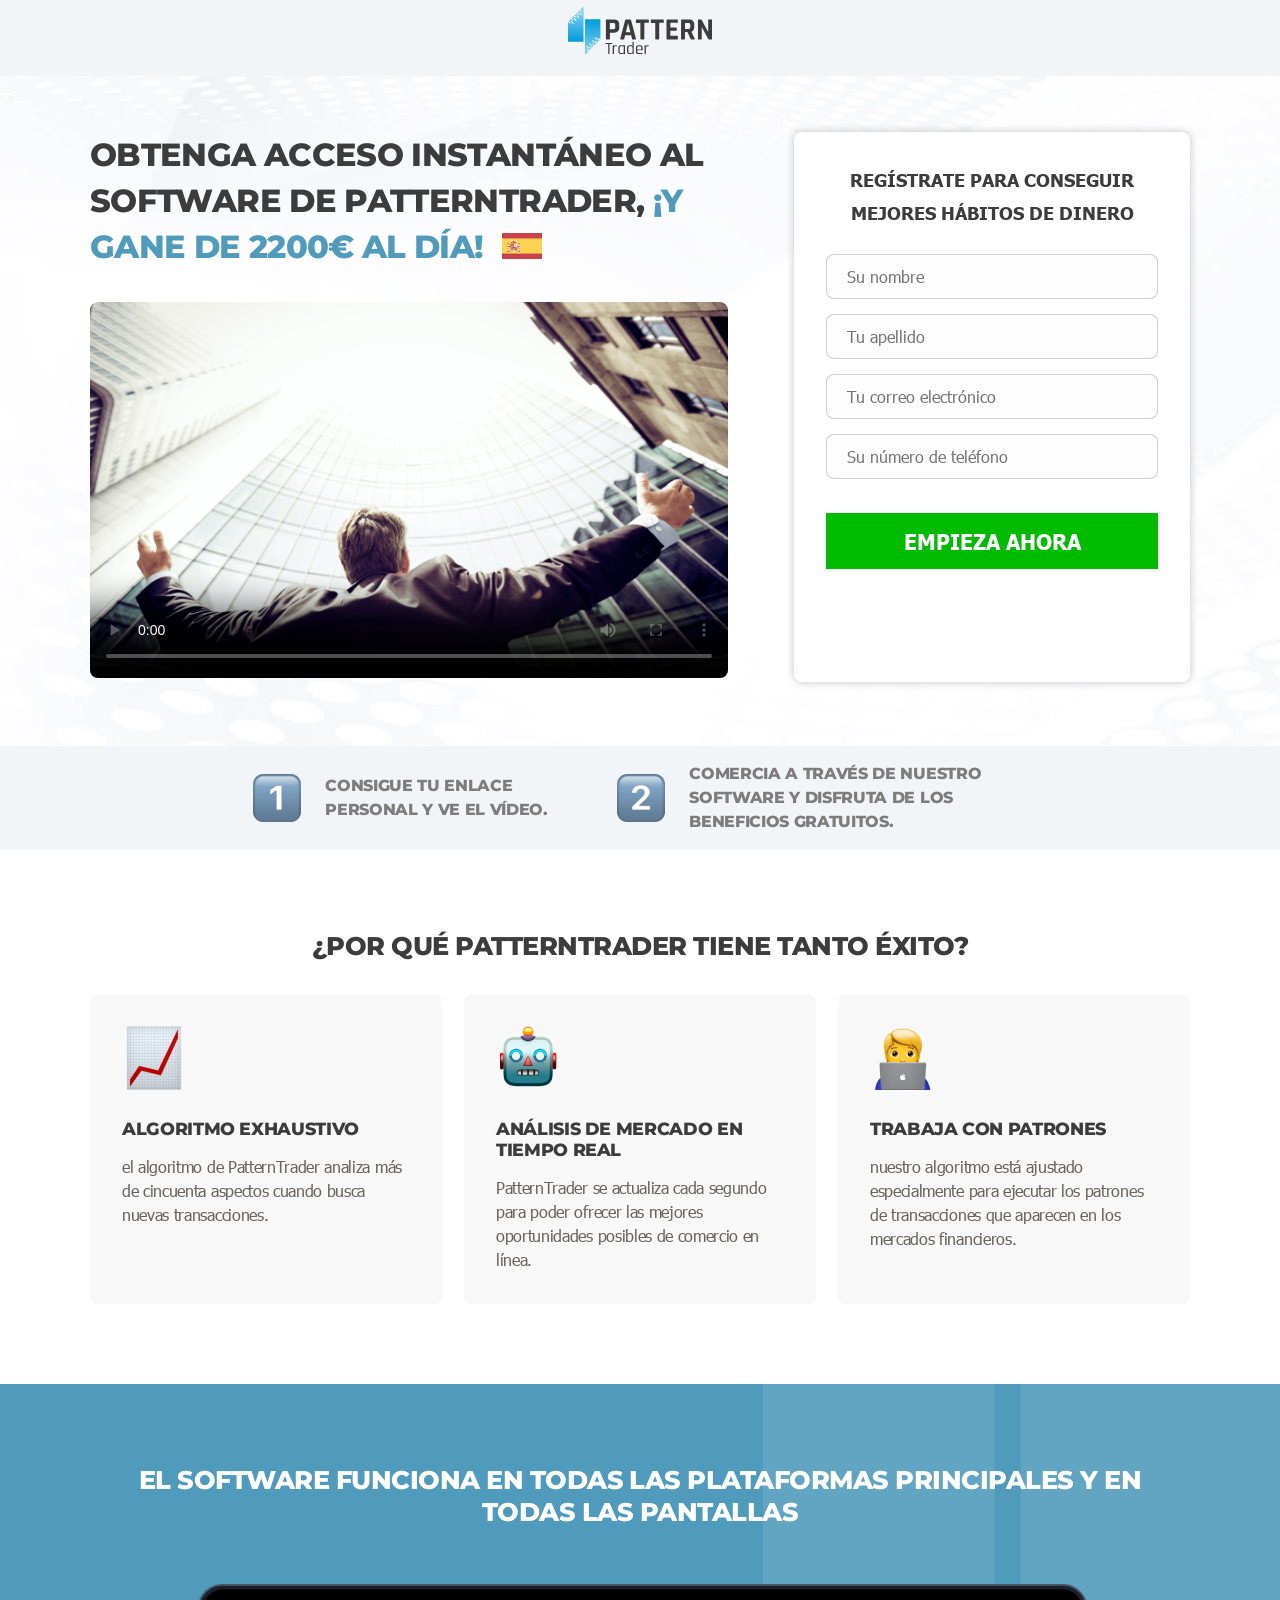
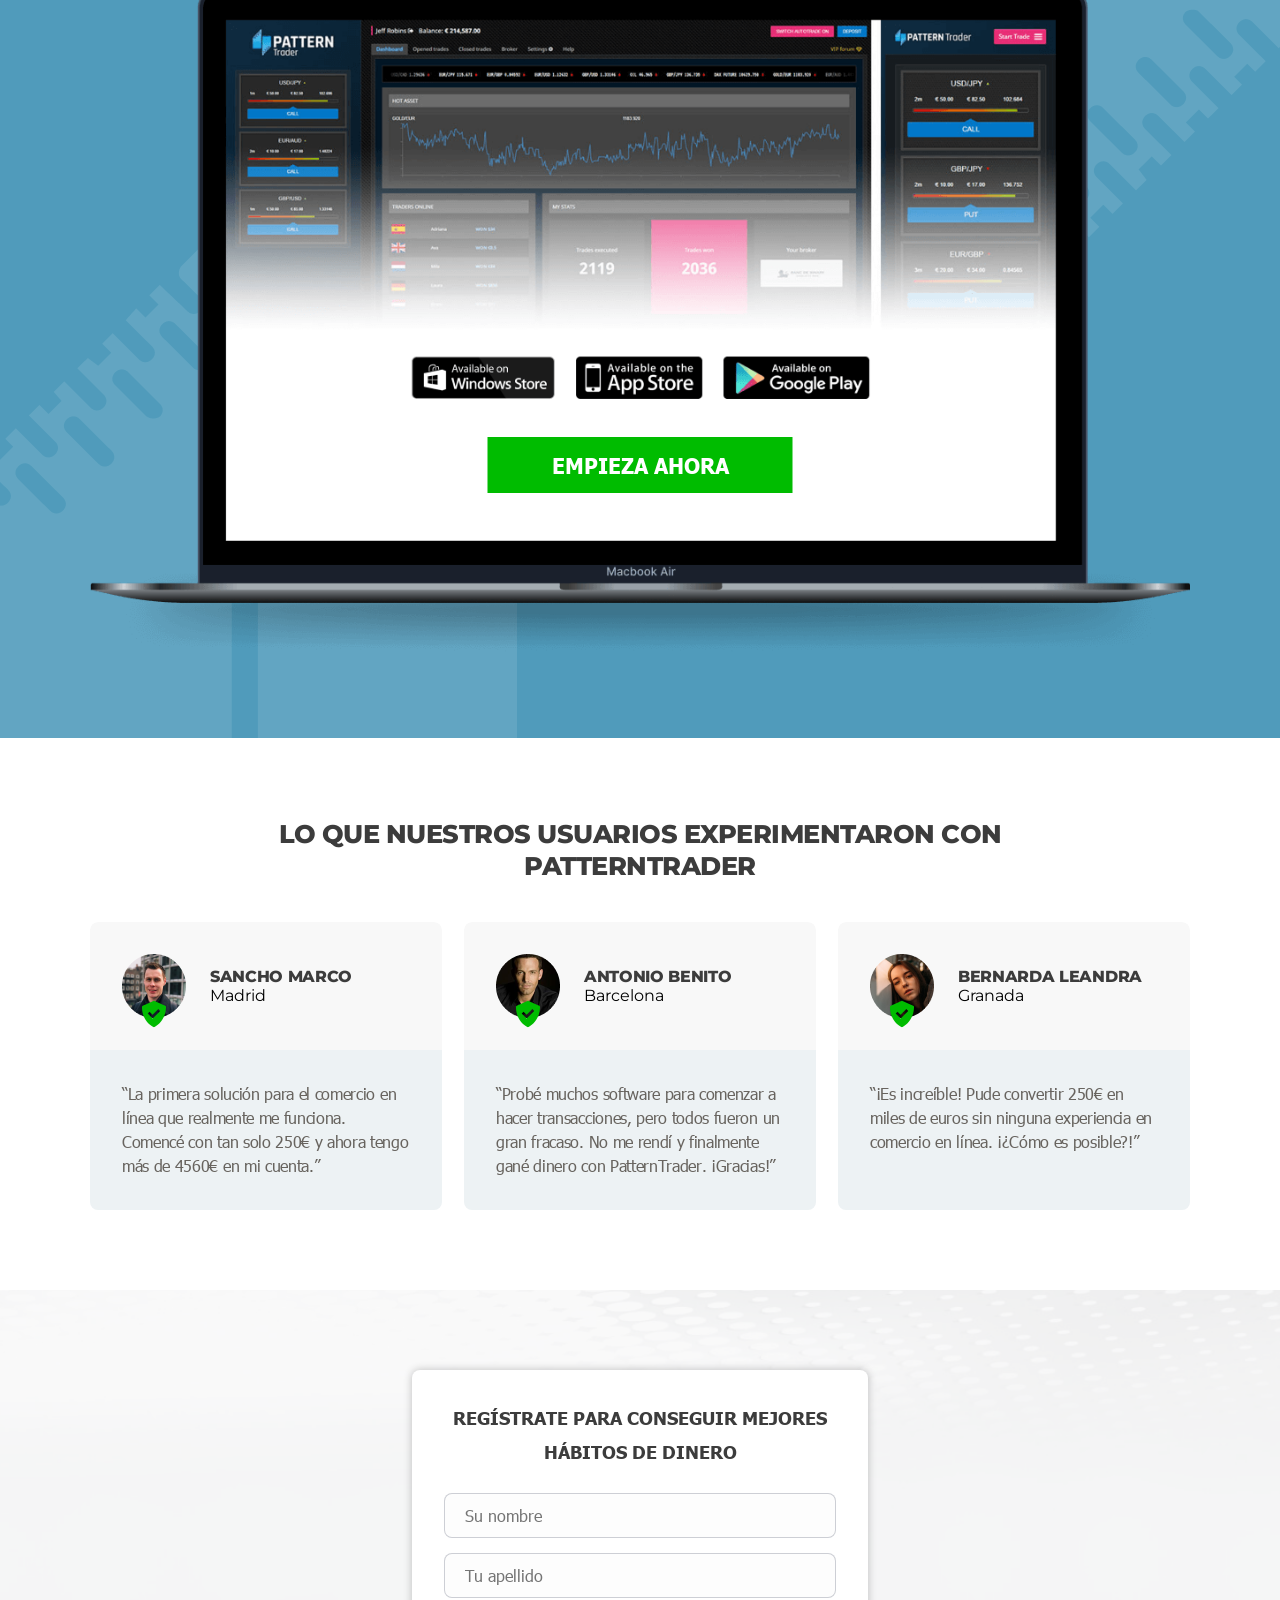
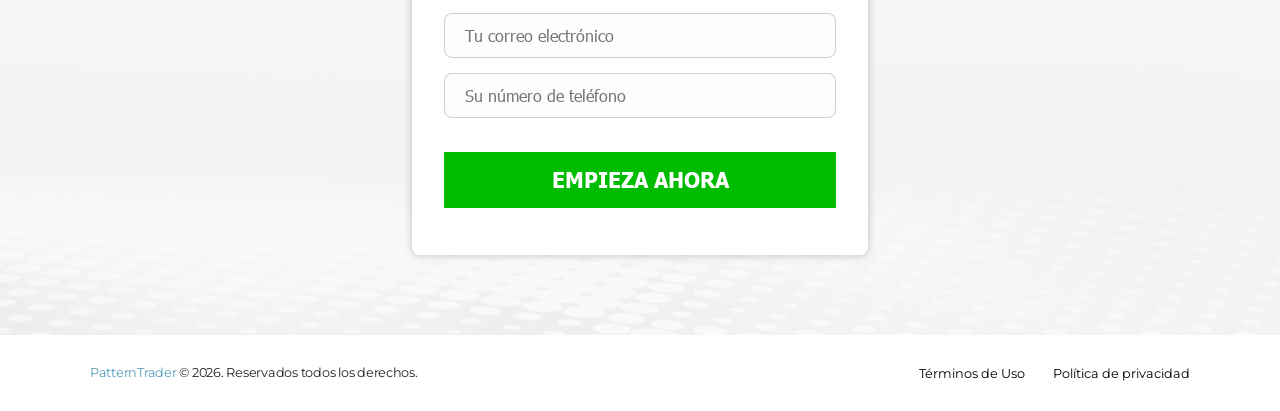
<file: index.html>
<!DOCTYPE html>
<html lang="es">
<head>
    <meta charset="UTF-8">
    <meta http-equiv="X-UA-Compatible" content="IE=edge">
    <meta name="viewport" content="width=device-width, initial-scale=1.0">
    <title>Pattern 2022</title>
    <link rel="shortcut icon" type="image/png" href="assets/img/favicon.png">
    <link rel="stylesheet" href="assets/css/main.css">
    <link rel="stylesheet" href="assets/css/fonts.css">
    <link rel="stylesheet" href="assets/fonts/tahoma/stylesheet.css">
<body>
    <div class="main-wrapper">
        <header class="header">
            <img src="assets/img/svg/logo.svg" onclick="scrollToElem('.main')" alt="logo" class="logo" loading="lazy">
        </header>
        <main class="main">
            <section class="hero-section">
                <div class="container flex justify-between">
                    <div class="video-wrapper">
                        <h1 class="main-heading">
                            Obtenga acceso instantáneo al software de PatternTrader, 
                            <span class="text-colored">¡y gane de 2200€ al día!</span>
                            <img src="assets/img/spain.png" alt="spain" width="40" height="40" class="flag" loading="lazy">
                        </h1>
                        <div class="video">
                            <video width="100%" controls controlsList="nodownload" playsinline loop poster="assets/video/poster.png"></video>
                            <div class="play-btn"></div>
                        </div>
                    </div>
                    <div class="form-wrapper">
                        <h3 class="form-heading">
                            Regístrate para conseguir mejores hábitos de dinero
                        </h3>
                        <form action="thankyou.html" class="form" onsubmit="event.preventDefault(); formSubmission()">
                            <div class="input-wrap">
                                <input type="text" class="form-input name" placeholder="Su nombre">
                            </div>
                            <div class="input-wrap">
                                <input type="text" class="form-input lastname" placeholder="Tu apellido">
                            </div>
                            <div class="input-wrap">
                                <input type="text" class="form-input email" placeholder="Tu correo electrónico">
                            </div>
                            <div class="input-wrap">
                                <input type="text" class="form-input phone" placeholder="Su número de teléfono">
                            </div>
                            <div class="required-fields">
                                Porfavor llene todos los campos
                            </div>
                            <div class="input-wrap">
                                <button class="btn alert-btn">Empieza ahora</button>
                            </div>
                        </form>
                    </div>
                </div>
            </section>
            <section class="steps-section flex justify-center">
                <div class="steps-item first flex center" onclick="scrollToElem('.video')">
                    <img src="assets/img/keycap-1.png" alt="one" class="step-number-img" loading="lazy">
                    <p class="steps-item-text">
                        CONSIGUE tu enlace personal y ve el vídeo.
                    </p>
                </div>
                <div class="steps-item second flex center" onclick="scrollToElem('#form-wrapper')">
                    <img src="assets/img/keycap-2.png" alt="two" class="step-number-img" loading="lazy">
                    <p class="steps-item-text">
                        COMERCIA a través de nuestro software y disfruta de los beneficios gratuitos.
                    </p>
                </div>
            </section>
            <section class="benefits-section">
                <div class="container">
                    <h2 class="section-heading animated">
                        ¿Por qué PatternTrader tiene tanto éxito?
                    </h2>
                    <div class="cards-wrapper flex justify-between">
                        <div class="benefits-card animated">
                            <img src="assets/img/chart.png" alt="chart" class="benefits-card-img" loading="lazy">
                            <h3 class="card-heading">
                                Algoritmo exhaustivo
                            </h3>
                            <p class="card-text">
                                el algoritmo de PatternTrader analiza más de cincuenta aspectos cuando busca nuevas transacciones.
                            </p>
                        </div>
                        <div class="benefits-card animated">
                            <img src="assets/img/robot.png" alt="robot" class="benefits-card-img" loading="lazy">
                            <h3 class="card-heading">
                                Análisis de mercado en tiempo real
                            </h3>
                            <p class="card-text">
                                PatternTrader se actualiza cada segundo para poder ofrecer las mejores oportunidades posibles de comercio en línea.
                            </p>
                        </div>
                        <div class="benefits-card animated">
                            <img src="assets/img/user-with-laptop.png" alt="user-with-laptop" class="benefits-card-img" loading="lazy">
                            <h3 class="card-heading">
                                Trabaja con patrones
                            </h3>
                            <p class="card-text">
                                nuestro algoritmo está ajustado especialmente para ejecutar los patrones de transacciones que aparecen en los mercados financieros.
                            </p>
                        </div>
                    </div>
                </div>
            </section>
            <section class="action-section">
                <div class="container">
                    <h2 class="section-heading animated">
                        El software funciona en todas las plataformas principales y en todas las pantallas
                    </h2>
                    <div class="action-img-wrapper">
                        <img src="assets/img/Macbook.png" alt="device" class="device-img animated" loading="lazy">
                        <button class="btn animated" onclick="scrollToElem('#form-wrapper')">
                            <span>Empieza ahora</span>
                        </button>
                    </div>
                </div>
                <img src="assets/img/svg/decor.svg" alt="decor" class="action-decor left">
                <img src="assets/img/svg/decor.svg" alt="decor" class="action-decor right">
            </section>
            <section class="reviews-section">
                <div class="container">
                    <h2 class="section-heading animated">
                        Lo que nuestros usuarios experimentaron con PatternTrader
                    </h2>
                    <div class="cards-wrapper flex justify-between">
                        <div class="reviews-card animated">
                            <div class="card-header flex center">
                                <div class="reviewer-img-wrapper">
                                    <img src="assets/img/user-001.png" alt="user" class="reviewer-img" loading="lazy">
                                    <img src="assets/img/svg/shield.svg" alt="shield" class="shield-img" loading="lazy">
                                </div>
                                <div class="reviewer-info">
                                    <h3 class="card-heading">Sancho Marco</h3>
                                    <p class="reviewer-city">Madrid</p>
                                </div>
                            </div>
                            <div class="card-text">
                                “La primera solución para el comercio en línea que realmente me funciona. Comencé con tan solo 250€ y ahora tengo más de 4560€ en mi cuenta.”
                            </div>
                        </div>
                        <div class="reviews-card animated">
                            <div class="card-header flex center">
                                <div class="reviewer-img-wrapper">
                                    <img src="assets/img/user-002.png" alt="user" class="reviewer-img" loading="lazy">
                                    <img src="assets/img/svg/shield.svg" alt="shield" class="shield-img" loading="lazy">
                                </div>
                                <div class="reviewer-info">
                                    <h3 class="card-heading">Antonio Benito</h3>
                                    <p class="reviewer-city">Barcelona</p>
                                </div>
                            </div>
                            <div class="card-text">
                                “Probé muchos software para comenzar a hacer transacciones, pero todos fueron un gran fracaso. No me rendí y finalmente gané dinero con PatternTrader. ¡Gracias!”
                            </div>
                        </div>
                        <div class="reviews-card animated">
                            <div class="card-header flex center">
                                <div class="reviewer-img-wrapper">
                                    <img src="assets/img/user-003.png" alt="user" class="reviewer-img" loading="lazy">
                                    <img src="assets/img/svg/shield.svg" alt="shield" class="shield-img" loading="lazy">
                                </div>
                                <div class="reviewer-info">
                                    <h3 class="card-heading">Bernarda Leandra</h3>
                                    <p class="reviewer-city">Granada</p>
                                </div>
                            </div>
                            <div class="card-text">
                                “¡Es increíble! Pude convertir 250€ en miles de euros sin ninguna experiencia en comercio en línea. ¡¿Cómo es posible?!”
                            </div>
                        </div>
                    </div>
                </div>
            </section>
            <section class="form-section">
                <div class="form-wrapper animated" id="form-wrapper">
                    <h3 class="form-heading">
                        Regístrate para conseguir mejores hábitos de dinero
                    </h3>
                    <form action="thankyou.html" class="form" onsubmit="event.preventDefault(); formSubmission()">
                        <div class="input-wrap">
                            <input type="text" class="form-input name" placeholder="Su nombre">
                        </div>
                        <div class="input-wrap">
                            <input type="text" class="form-input lastname" placeholder="Tu apellido">
                        </div>
                        <div class="input-wrap">
                            <input type="text" class="form-input email" placeholder="Tu correo electrónico">
                        </div>
                        <div class="input-wrap">
                            <input type="text" class="form-input phone" placeholder="Su número de teléfono">
                        </div>
                        <div class="required-fields">
                            Porfavor llene todos los campos
                        </div>
                        <div class="input-wrap">
                            <button class="btn alert-btn">Empieza ahora</button>
                        </div>
                    </form>
                </div>
            </section>
        </main>
        <footer class="footer">
            <div class="container flex center justify-between">
                <p class="footer-copyright animated">
                    <span class="text-colored" onclick="scrollToElem('.main')">PatternTrader</span> © <span class="current-year">2022</span>. Reservados todos los derechos.
                </p>
                <div class="footer-policies animated">
                    <a href="javascript:void(0)" class="alterlink">Términos de Uso</a>
                    <a href="javascript:void(0)" class="alterlink">Política de privacidad</a>
                </div>
            </div>
        </footer>
    </div>
    <script src="assets/js/main.js"></script>
</head>
</body>
</html>
</file>
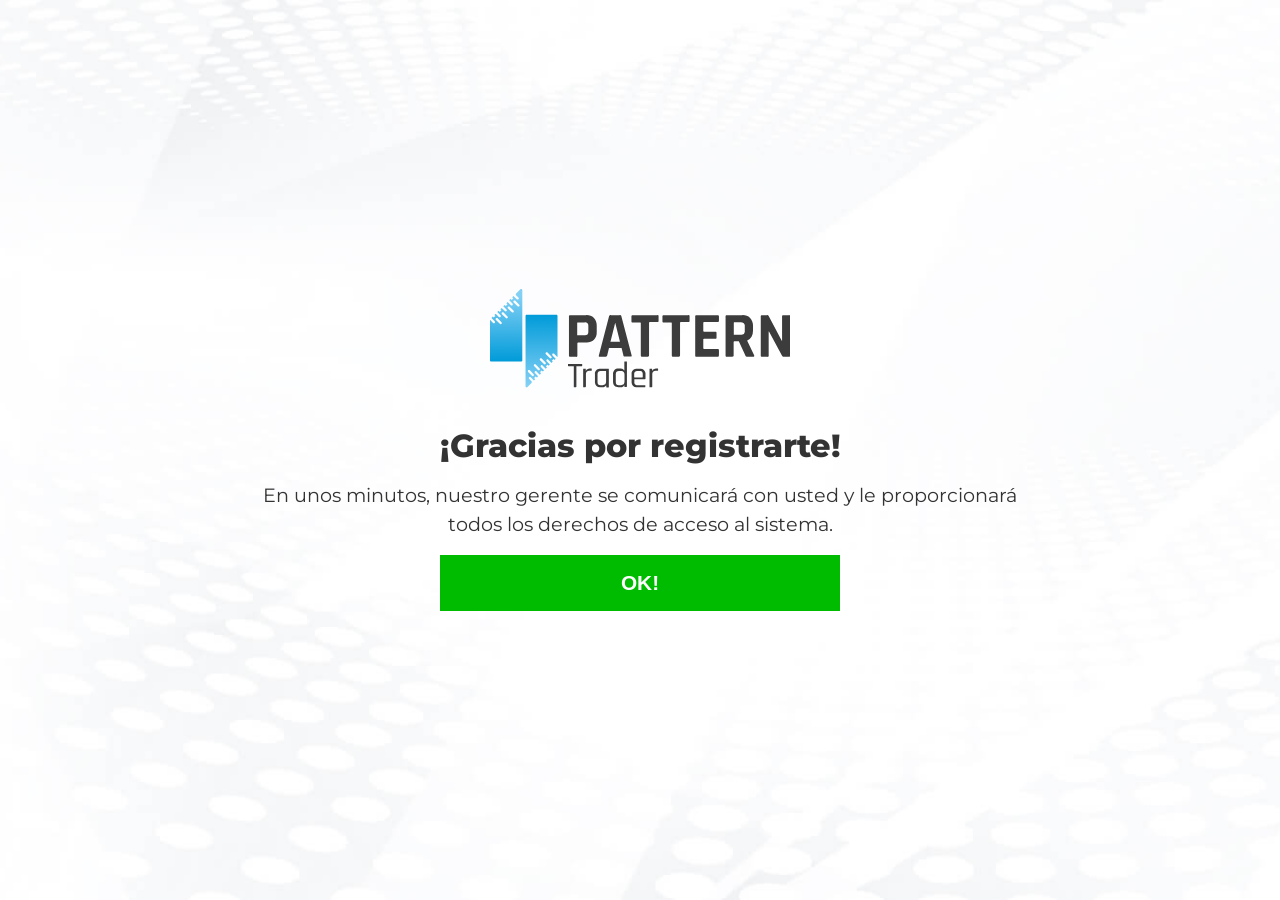
<file: thankyou.html>
<!DOCTYPE html>
<html lang="es">

<head>
    <meta charset="UTF-8">
    <meta http-equiv="X-UA-Compatible" content="IE=edge">
    <meta name="viewport" content="width=device-width, initial-scale=1.0">
    <title>¡Felicidades!</title>
    <link rel="shortcut icon" type="image/png" href="assets/img/favicon.png">
    <link rel="stylesheet" href="assets/css/fonts.css">
</head>

<body>
        <style>
            * {
                margin: 0;
                padding: 0;
                box-sizing: border-box
            }
            body {
                width: 100%;
                min-height: 100vh;
                padding: 2rem 0;
                overflow-x: hidden;
                display: grid;
                place-items: center center;
                background-color: #333;
                background: url('assets/img/hero-bg.jpg') no-repeat center / cover;
                font-family: 'Montserrat', sans-serif;
            }
            .container {
                width: 90%;
                max-width: 800px;
                margin: 0 auto;
                color: #333;
                text-align: center;
            }
            .logo-img {
                display: block;
                width: 90%;
                max-width: 300px;
                margin: 0 auto;
            }
            h2 {
                font-size: 2rem;
                text-align: center;
                margin: 1rem 0;
                font-weight: 800;
            }
            p {
                font-size: 1.2rem;
                text-align: center;
                font-weight: 300;
                line-height: 150%
            }
.btn {
    display: flex;
    justify-content: center;
    align-items: center;
    margin: 1rem auto 0 auto;
    background-color: #00BC00;
    height: 3.5rem;
    padding: 0 4rem;
    max-width: 25rem;
    font-family: 'Tahoma', sans-serif;
    font-weight: 700;
    font-size: 1.3rem;
    text-transform: uppercase;
    color: #FFF;
    border: none;
    cursor: pointer;
    text-decoration: none;
    transition: .2s;
}
.btn:hover {
    opacity: .9;
    box-shadow: 0px 4px 10px rgba(0, 0, 0, 0.35);
}
.btn:active {
    opacity: .5;
}
        </style>
        <div class="container">
            <img src="assets/img/svg/logo.svg" alt="logo" class="logo-img">
            <h2>¡Gracias por registrarte!</h2>
            <p>En unos minutos, nuestro gerente se comunicará con usted y le proporcionará todos los derechos de acceso al sistema.</p>
            <a href="index.html" class="btn">OK!</a>
        </div>
</body>

</html>
</file>
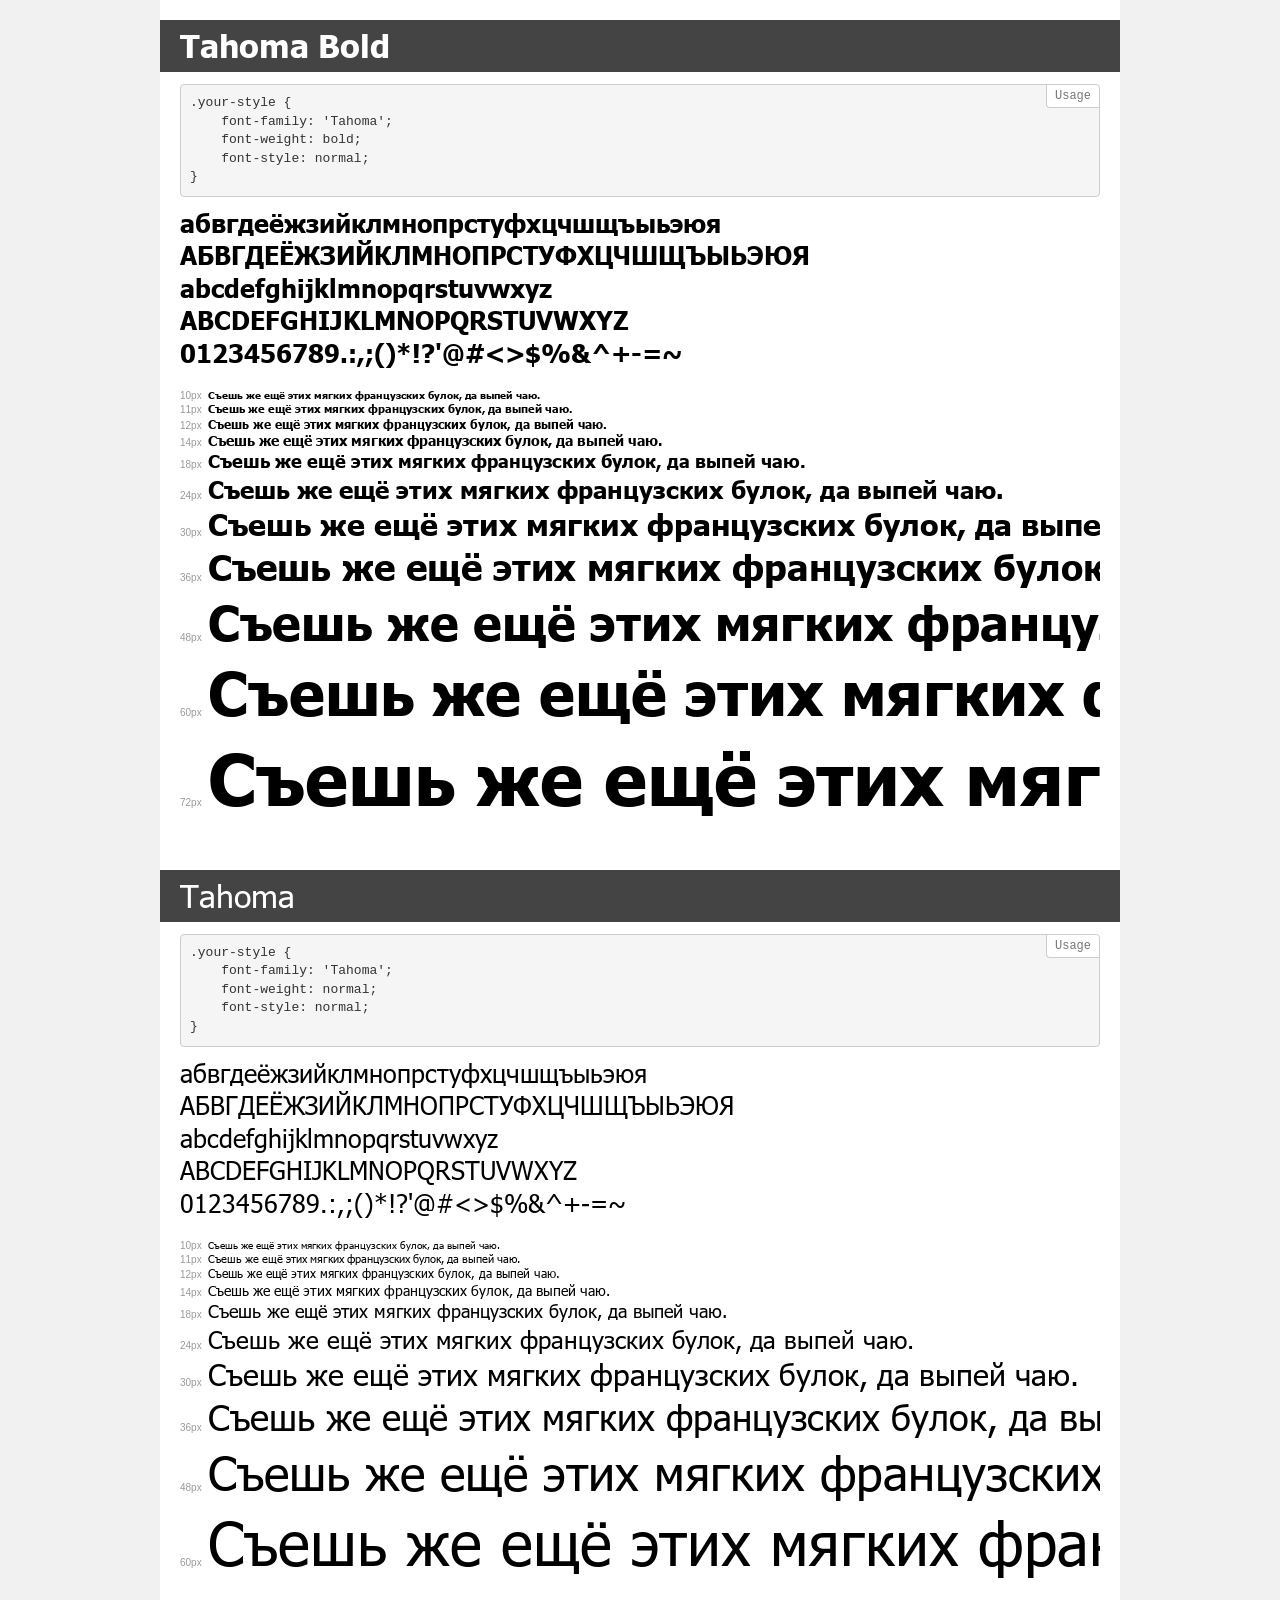
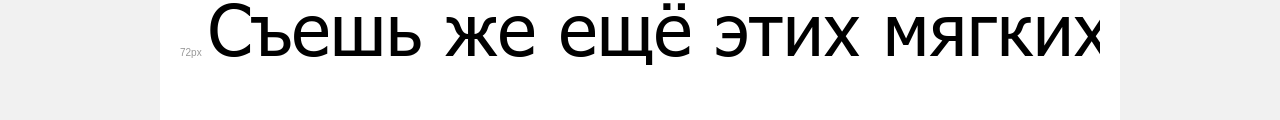
<file: assets/fonts/tahoma/demo.html>
<!DOCTYPE html>
<html>
<head>
    <meta charset="utf-8">
    <meta http-equiv="X-UA-Compatible" content="IE=edge">
    <meta name="viewport" content="width=device-width, initial-scale=1">
    <meta name="robots" content="noindex, noarchive">
    <meta name="format-detection" content="telephone=no">
    <title>Transfonter demo</title>
    <link href="stylesheet.css" rel="stylesheet">
    <style>
        /*
        http://meyerweb.com/eric/tools/css/reset/
        v2.0 | 20110126
        License: none (public domain)
        */
        html, body, div, span, applet, object, iframe,
        h1, h2, h3, h4, h5, h6, p, blockquote, pre,
        a, abbr, acronym, address, big, cite, code,
        del, dfn, em, img, ins, kbd, q, s, samp,
        small, strike, strong, sub, sup, tt, var,
        b, u, i, center,
        dl, dt, dd, ol, ul, li,
        fieldset, form, label, legend,
        table, caption, tbody, tfoot, thead, tr, th, td,
        article, aside, canvas, details, embed,
        figure, figcaption, footer, header, hgroup,
        menu, nav, output, ruby, section, summary,
        time, mark, audio, video {
            margin: 0;
            padding: 0;
            border: 0;
            font-size: 100%;
            font: inherit;
            vertical-align: baseline;
        }
        /* HTML5 display-role reset for older browsers */
        article, aside, details, figcaption, figure,
        footer, header, hgroup, menu, nav, section {
            display: block;
        }
        body {
            line-height: 1;
        }
        ol, ul {
            list-style: none;
        }
        blockquote, q {
            quotes: none;
        }
        blockquote:before, blockquote:after,
        q:before, q:after {
            content: '';
            content: none;
        }
        table {
            border-collapse: collapse;
            border-spacing: 0;
        }
        /* common styles */
        body {
            background: #f1f1f1;
            color: #000;
        }
        .page {
            background: #fff;
            width: 920px;
            margin: 0 auto;
            padding: 20px 20px 0 20px;
            overflow: hidden;
        }
        .font-container {
            overflow-x: auto;
            overflow-y: hidden;
            margin-bottom: 40px;
            line-height: 1.3;
            white-space: nowrap;
            padding-bottom: 5px;
        }
        h1 {
            position: relative;
            background: #444;
            font-size: 32px;
            color: #fff;
            padding: 10px 20px;
            margin: 0 -20px 12px -20px;
        }
        .letters {
            font-size: 25px;
            margin-bottom: 20px;
        }
        .s10:before {
            content: '10px';
        }
        .s11:before {
            content: '11px';
        }
        .s12:before {
            content: '12px';
        }
        .s14:before {
            content: '14px';
        }
        .s18:before {
            content: '18px';
        }
        .s24:before {
            content: '24px';
        }
        .s30:before {
            content: '30px';
        }
        .s36:before {
            content: '36px';
        }
        .s48:before {
            content: '48px';
        }
        .s60:before {
            content: '60px';
        }
        .s72:before {
            content: '72px';
        }
        .s10:before, .s11:before, .s12:before, .s14:before,
        .s18:before, .s24:before, .s30:before, .s36:before,
        .s48:before, .s60:before, .s72:before {
            font-family: Arial, sans-serif;
            font-size: 10px;
            font-weight: normal;
            font-style: normal;
            color: #999;
            padding-right: 6px;
        }
        pre {
            display: block;
            position: relative;
            padding: 9px;
            margin: 0 0 10px;
            font-family: Monaco, Menlo, Consolas, "Courier New", monospace !important;
            font-size: 13px;
            line-height: 1.428571429;
            color: #333;
            font-weight: normal !important;
            font-style: normal !important;
            background-color: #f5f5f5;
            border: 1px solid #ccc;
            overflow-x: auto;
            border-radius: 4px;
        }
        pre:after {
            display: block;
            position: absolute;
            right: 0;
            top: 0;
            content: 'Usage';
            line-height: 1;
            padding: 5px 8px;
            font-size: 12px;
            color: #767676;
            background-color: #fff;
            border: 1px solid #ccc;
            border-right: none;
            border-top: none;
            border-radius: 0 4px 0 4px;
            z-index: 10;
        }
        /* responsive */
        @media (max-width: 959px) {
            .page {
                width: auto;
                margin: 0;
            }
        }
    </style>
</head>
<body>
<div class="page">
    <div class="demo" style="font-family: 'Tahoma'; font-weight: bold; font-style: normal;">
        <h1>Tahoma Bold</h1>
        <pre>.your-style {
    font-family: 'Tahoma';
    font-weight: bold;
    font-style: normal;
}</pre>
        <div class="font-container">
            <p class="letters">
                абвгдеёжзийклмнопрстуфхцчшщъыьэюя<br>
АБВГДЕЁЖЗИЙКЛМНОПРСТУФХЦЧШЩЪЫЬЭЮЯ<br>
abcdefghijklmnopqrstuvwxyz<br>
ABCDEFGHIJKLMNOPQRSTUVWXYZ<br>
                0123456789.:,;()*!?'@#<>$%&^+-=~
            </p>
            <p class="s10" style="font-size: 10px;">Съешь же ещё этих мягких французских булок, да выпей чаю.</p>
            <p class="s11" style="font-size: 11px;">Съешь же ещё этих мягких французских булок, да выпей чаю.</p>
            <p class="s12" style="font-size: 12px;">Съешь же ещё этих мягких французских булок, да выпей чаю.</p>
            <p class="s14" style="font-size: 14px;">Съешь же ещё этих мягких французских булок, да выпей чаю.</p>
            <p class="s18" style="font-size: 18px;">Съешь же ещё этих мягких французских булок, да выпей чаю.</p>
            <p class="s24" style="font-size: 24px;">Съешь же ещё этих мягких французских булок, да выпей чаю.</p>
            <p class="s30" style="font-size: 30px;">Съешь же ещё этих мягких французских булок, да выпей чаю.</p>
            <p class="s36" style="font-size: 36px;">Съешь же ещё этих мягких французских булок, да выпей чаю.</p>
            <p class="s48" style="font-size: 48px;">Съешь же ещё этих мягких французских булок, да выпей чаю.</p>
            <p class="s60" style="font-size: 60px;">Съешь же ещё этих мягких французских булок, да выпей чаю.</p>
            <p class="s72" style="font-size: 72px;">Съешь же ещё этих мягких французских булок, да выпей чаю.</p>
        </div>
    </div>
    <div class="demo" style="font-family: 'Tahoma'; font-weight: normal; font-style: normal;">
        <h1>Tahoma</h1>
        <pre>.your-style {
    font-family: 'Tahoma';
    font-weight: normal;
    font-style: normal;
}</pre>
        <div class="font-container">
            <p class="letters">
                абвгдеёжзийклмнопрстуфхцчшщъыьэюя<br>
АБВГДЕЁЖЗИЙКЛМНОПРСТУФХЦЧШЩЪЫЬЭЮЯ<br>
abcdefghijklmnopqrstuvwxyz<br>
ABCDEFGHIJKLMNOPQRSTUVWXYZ<br>
                0123456789.:,;()*!?'@#<>$%&^+-=~
            </p>
            <p class="s10" style="font-size: 10px;">Съешь же ещё этих мягких французских булок, да выпей чаю.</p>
            <p class="s11" style="font-size: 11px;">Съешь же ещё этих мягких французских булок, да выпей чаю.</p>
            <p class="s12" style="font-size: 12px;">Съешь же ещё этих мягких французских булок, да выпей чаю.</p>
            <p class="s14" style="font-size: 14px;">Съешь же ещё этих мягких французских булок, да выпей чаю.</p>
            <p class="s18" style="font-size: 18px;">Съешь же ещё этих мягких французских булок, да выпей чаю.</p>
            <p class="s24" style="font-size: 24px;">Съешь же ещё этих мягких французских булок, да выпей чаю.</p>
            <p class="s30" style="font-size: 30px;">Съешь же ещё этих мягких французских булок, да выпей чаю.</p>
            <p class="s36" style="font-size: 36px;">Съешь же ещё этих мягких французских булок, да выпей чаю.</p>
            <p class="s48" style="font-size: 48px;">Съешь же ещё этих мягких французских булок, да выпей чаю.</p>
            <p class="s60" style="font-size: 60px;">Съешь же ещё этих мягких французских булок, да выпей чаю.</p>
            <p class="s72" style="font-size: 72px;">Съешь же ещё этих мягких французских булок, да выпей чаю.</p>
        </div>
    </div>
</div>
</body>
</html>
</file>
<file: assets/css/main.css>
* {
    margin: 0;
    padding: 0;
    box-sizing: border-box;
}
/*==== VARIABLES ====*/
:root {
    --brand-color: #509BBB;
    --main-bg-color: #FFF;
    --header-bg-color: #F2F5F7;
    --btn-bg-color: #00BC00;
    --alert-color: rgb(231, 80, 54);
    --font-primary: 'Montserrat', sans-serif;
    --font-secondary: 'Tahoma', sans-serif;
    --border-radius: 8px;
}
/*==== PRE-STYLES ====*/
html {
    scroll-behavior: smooth;
    overflow-x: hidden;
}
body {
    width: 100%;
    min-height: 100vh;
    overflow-x: hidden;
    background-color: var(--main-bg-color);
    font-family: var(--font-primary);
}
a {
    text-decoration: none;
    color: inherit;
}
li {
    list-style: none;
}
.flex {
    display: flex;
}
.center {
    align-items: center;
}
.justify-center {
    justify-content: center;
}
.justify-between {
    justify-content: space-between;
}
.container {
    width: 90%;
    max-width: 1240px;
    margin: 0 auto;
}
.section-heading {
    text-align: center;
    font-weight: 800;
    font-size: 2rem;
    line-height: 1.25;
    letter-spacing: -0.02em;
    text-transform: uppercase;
    color: #3C3C3C;
    display: block;
    margin: 0 auto;
}
.btn {
    background-color: var(--btn-bg-color);
    height: 3.5rem;
    padding: 0 4rem;
    max-width: 25rem;
    font-family: var(--font-secondary);
    font-weight: 700;
    font-size: 1.3rem;
    text-transform: uppercase;
    color: #FFF;
    border: none;
    cursor: pointer;
    transition: .2s;
}
.btn:hover {
    opacity: .9;
    box-shadow: 0px 4px 10px rgba(0, 0, 0, 0.35);
}
.btn:active {
    opacity: .5;
}
.text-colored {
    color: var(--brand-color);
}

/*ANIMATIONS*/
.animated {
    opacity: 0;
    transition: .6s;
}
.fade-in {
    opacity: 1;
}
@keyframes floatingUp {
    0% {
        transform: translateY(0); 
    } 50% {
        transform: translateY(-50%);
    } 100% {
        transform: translateY(0);
    }
}
@-webkit-keyframes floatingUp {
    0% {
        transform: translateY(0); 
    } 50% {
        transform: translateY(-50%);
    } 100% {
        transform: translateY(0);
    }
}
@keyframes floatingDown {
    0% {
        transform: translateY(0); 
    } 50% {
        transform: translateY(50%);
    } 100% {
        transform: translateY(0);
    }
}
@-webkit-keyframes floatingDown {
    0% {
        transform: translateY(0); 
    } 50% {
        transform: translateY(50%);
    } 100% {
        transform: translateY(0);
    }
}

/*==== HEADER =====================*/
.header {
    background-color: var(--header-bg-color);
    padding: 7px 0;
    text-align: center;
}
.header .logo {
    width: 11rem;
    height: auto;
    cursor: pointer
}

/*==== HERO ======================*/
.hero-section {
    padding: 3.5rem 0 4rem 0;
    background: url('../img/hero-bg.jpg') no-repeat center / cover;
    background-attachment: fixed;
}
.video-wrapper {
    width: 58%;
    max-width: 717px;
}
.main-heading {
    font-weight: 800;
    font-size: 2.25rem;
    line-height: 1.44;
    letter-spacing: -0.02em;
    text-transform: uppercase;
    color: #3C3C3C;
    margin-bottom: 3.75rem;
}
.text-colored {
    color: var(--brand-color);
}
.main-heading .flag {
    margin-bottom: -8px;
    margin-left: 10px;
}
.video, .video video {
    border-radius: var(--border-radius);
}
.video .play-btn::before {
    width: 8rem;
    height: 8rem;
    background-color: rgba(0, 0, 0, 0.6);
    border-radius: 50%;
    background-position: center;
    background-size: 4rem;
}
.form-wrapper {
    width: 36%;
    max-width: 456px;
    background-color: #FFFFFF;
    box-shadow: 0px 0px 8px rgba(0, 0, 0, 0.24);
    border-radius: var(--border-radius);
    padding: 2rem;
}
.form-heading {
    font-family: var(--font-secondary);
    font-style: normal;
    font-weight: 700;
    font-size: 1.38rem;
    line-height: 1.8;
    margin: 0 0 2rem 0;
    color: #3C3C3C;
    text-align: center;
    text-transform: uppercase;
}
.form-wrapper .input-wrap input {
    width: 100%;
    height: 56px;
    background-color: #FDFDFD;
    border: 1px solid rgba(11, 22, 51, 0.2);
    border-radius: var(--border-radius);
    padding-left: 20px;
    font-family: var(--font-secondary);
    font-weight: 400;
    font-size: 1rem;
}
.form-wrapper .input-wrap input:focus {
    border: 2px solid var(--brand-color)
}
.form .input-wrap input.valid {
    border: 1px solid rgb(74, 214, 74);
}
.form-wrapper .input-wrap .vue-tel-input {
    border: none;
    border-radius: var(--border-radius);
}
.form-wrapper .input-wrap .vue-tel-input .vti__dropdown {
    border-radius: var(--border-radius) 0 0 var(--border-radius);
    border: 1px solid rgba(11, 22, 51, 0.2);
}
.form-wrapper .input-wrap .vue-tel-input input {
    border-radius: 0 var(--border-radius) var(--border-radius) 0;
}
.form-wrapper .checkbox-wrap {
    margin-left: 1rem;
    margin-bottom: .5rem;
}
.form-wrapper .checkbox-wrap label {
    font-family: var(--font-secondary);
    font-weight: 400;
    font-size: 14px;
    color: #68645F;
}
.required-fields {
    border-radius: 6px;
    border: 2px solid var(--alert-color);
    color: var(--alert-color);
    background-color: #ebc2ab;
    font-size: 1rem;
    font-weight: 600;
    letter-spacing: 1px;
    text-align: center;
    transform: scale(0);
    height: 0;
    transition: .3s;
}
.required-fields.visible {
    padding: 1rem;
    margin: 8px 0;
    transform: scale(1);
    height: auto;
}
.form-wrapper .input-wrap button {
    width: 100%;
    height: 56px;
    background: var(--btn-bg-color);
    font-family: var(--font-secondary);
    font-weight: 700;
    font-size: 1.3rem;
    text-transform: uppercase;
    color: #FFFFFF;
    border: none;
    transition: .2s
}
.form-wrapper .input-wrap button:hover {
    opacity: .8;
}
.form-wrapper .input-wrap button:active {
    opacity: .5;
}

/*==== STEPS ===========================*/
.steps-section {
    padding: 1rem 0;
    background-color: var(--header-bg-color);
}
.steps-item.first {
    width: 25%;
    max-width: 480px;
    cursor: pointer
}
.steps-item.second {
    width: 32%;
    max-width: 612px;
    margin-left: 2.75rem;
    cursor: pointer
}
.step-number-img {
    width: 3rem;
    height: 3rem;
    margin-right: 1.5rem;
}
.steps-item-text {
    font-weight: 800;
    font-size: 1rem;
    line-height: 1.5;
    letter-spacing: -0.02em;
    text-transform: uppercase;
    color: #7D7D7D;
}

/*==== BENEFITS ====================*/
.benefits-section {
    padding: 5rem 0;
    background-color: var(--main-bg-color);
}
.cards-wrapper {
    margin-top: 2rem;
}
.benefits-card {
    width: 32%;
    max-width: 403px;
    background-color: #F8F8F8;
    border-radius: var(--border-radius);
    padding: 2rem;
    transition: .2s
}
.benefits-card:hover {
    box-shadow: 0px 0px 8px rgba(0, 0, 0, 0.24);
}
.card-heading {
    font-weight: 800;
    font-size: 1.25rem;
    line-height: 1.2;
    letter-spacing: -0.02em;
    text-transform: uppercase;
    color: #3C3C3C;
    margin: 1.5rem 0 1rem 0;
}
.card-text {
    font-family: var(--font-secondary);
    font-weight: 400;
    font-size: 1rem;
    line-height: 1.5;
    letter-spacing: -0.02em;
    color: #68645F;
}

/*==== ACTION ====================*/
.action-section {
    padding: 5rem 0;
    background-color: var(--brand-color);
    position: relative;
    overflow: hidden
}
.action-section .container {
    position: relative;
    z-index: 3;
}
.action-section .section-heading {
    color: #fff;
    max-width: 1030px;
    margin-bottom: 3.5rem;
}
.action-img-wrapper {
    position: relative;
}
.device-img {
    width: 100%;
    height: auto;
}
.action-img-wrapper .btn {
    position: absolute;
    left: 50%;
    transform: translateX(-50%);
    bottom: 24.5%;
}
.action-decor {
    position: absolute;
    max-width: 517px;
}
.action-decor.left {
    bottom: -30%;
    left: 0;
    animation-name: floatingUp;
    animation-duration: 30s;
    animation-iteration-count: infinite;
    -webkit-animation-name: floatingUp;
    -webkit-animation-duration: 30s;
    -webkit-animation-iteration-count: infinite;
}
.action-decor.right {
    top: -30%;
    right: 0;
    animation-name: floatingDown;
    animation-duration: 30s;
    animation-iteration-count: infinite;
    -webkit-animation-name: floatingDown;
    -webkit-animation-duration: 30s;
    -webkit-animation-iteration-count: infinite;
}

/*==== REVIEWS =====================*/
.reviews-section {
    padding: 5rem 0;
    background-color: var(--main-bg-color);
}
.reviews-section .section-heading {
    max-width: 822px;
    margin-bottom: 2.5rem;
}
.reviews-card {
    width: 32%;
    max-width: 403px;
    border-radius: var(--border-radius);
    overflow: hidden;
    transition: .2s
}
.reviews-card:hover {
    box-shadow: 0px 0px 8px rgba(0, 0, 0, 0.24);
}
.card-header {
    background-color: #F8F8F8;
    padding: 2rem;
    border-radius: var(--border-radius) var(--border-radius) 0 0;
}
.reviewer-img-wrapper {
    position: relative;
    margin-right: 1.5rem;
    width: 4rem;
    height: 4rem;
}
.reviewer-img {
    width: 4rem;
    height: 4rem;
}
.shield-img {
    position: absolute;
    bottom: -10px;
    left: 50%;
    transform: translateX(-50%)
}
.card-header .card-heading {
    font-weight: 800;
    font-size: 1.25rem;
    line-height: 1.2;
    letter-spacing: -0.02em;
    text-transform: uppercase;
    color: #3C3C3C;
    margin: 0 0 0 0;
}
.reviews-card .card-text {
    height: 80%;
    background-color: #EDF2F4;
    padding: 2rem;
    border-radius: 0 0 var(--border-radius) var(--border-radius);
    min-height: 160px
}

/*==== BOTTOM FORM SECTION ===============*/
.form-section {
    padding: 5rem 0;
    background:url( '../img/bottom-bg.jpg') no-repeat center / cover;
    position: relative;
}
.form-section::before {
    content: '';
    top: 0;
    right: 0;
    bottom: 0;
    left: 0;
    background: rgba(248, 248, 248, 0.7);
    position: absolute;
    z-index: 2;
}
.form-section .form-wrapper {
    position: relative;
    z-index: 3;
    margin: 0 auto;
}

/*==== FOOTER =================*/
.footer {
    padding: 1.8rem 0;
    background-color: var(--main-bg-color);
}
.footer-copyright {
    font-weight: 400;
    font-size: 1rem;
    letter-spacing: -0.02em;
    color: #222222;
}
.footer-copyright span {
    cursor: pointer;
}
.footer-policies a {
    margin-left: 1.5rem;
}

@media (max-width: 1600px) {
    .container {
        max-width: 1100px
    }
    .header .logo {
        width: 9rem;
    }
    .main-heading {
        font-size: 2rem;
        margin-bottom: 2rem;
    }
    .form-heading {
        font-size: 1.15rem;
        margin: 0 0 1.5rem 0;
    }
    .form-wrapper .input-wrap {
        margin: 15px 0;
    }
    .form-wrapper .input-wrap input {
        height: 45px;
        padding-left: 20px;
    }
    .section-heading {
        font-size: 1.6rem;
    }
    .card-heading {
        font-size: 1.1rem;
    }
    .card-header .card-heading {
        font-size: 1rem
    }
    .footer-copyright,
    .footer-policies a {
        font-size: 0.8rem;
    }
}

@media (max-width: 1000px) {
    .form-wrapper {
        width: 40%;
        padding: 2rem 1.5rem;
    }
    .steps-item.first {
        width: 30%;
    }
    .steps-item.second {
        width: 40%;
        margin-left: 2rem;
    }
    .benefits-section,
    .action-section,
    .reviews-section,
    .form-section {
        padding: 3rem 0;
    }
    .action-img-wrapper .btn {
        bottom: 23%;
    }
    .action-decor {
        max-width: 320px;
    }
}

@media (max-width: 780px) {
    .header {
        position: fixed;
        width: 100%;
        top: 0;
        left: 0;
        z-index: 33;
        height: 76px;
        border-bottom: 1px solid #dde2e4;
    }
    .main {
        padding-top: 76px;
    }
    .hero-section .container {
        flex-direction: column;
    }
    .video-wrapper {
        width: 100%;
        max-width: unset;
        margin-bottom: 2rem;
    }
    .main-heading {
        text-align: center;
    }
    .form-wrapper {
        width: 100%;
        margin: 0 auto;
    }
    .steps-section {
        flex-direction: column;
    }
    .steps-item.first,
    .steps-item.second {
        width: 80%;
        margin: 0 auto;
        max-width: unset;
    }
    .steps-item.first {
        margin-bottom: 1rem;
    }
    .cards-wrapper {
        flex-direction: column;
    }
    .benefits-card {
        width: 100%;
        padding: 2rem 1.5rem;
        margin: 0 auto 1rem auto;
    }
    .action-section .section-heading {
        margin-bottom: 2rem;
    }
    .action-decor {
        max-width: 280px;
    }
    .reviews-card {
        width: 100%;
        margin: 0 auto 1rem auto;
    }
    .card-header {
        padding: 2rem 1.5rem 1.5rem 1.5rem;
    }
    .reviews-card .card-text {
        padding: 1.5rem 1.5rem 2rem 1.5rem;
        min-height: unset;
    }
    .form-section .form-wrapper {
        width: 90%;
    }
    .footer-policies,
    .footer-policies a {
        margin-left: 1rem;
    }
}

@media (max-width: 600px) {
    .header {
        height: 63px;
    }
    .header .logo {
        width: 7rem;
    }
    .main {
        padding-top: 63px;
    }
    .hero-section,
    .benefits-section {
        padding: 2rem 0;
    }
    .main-heading {
        font-size: 1.6rem;
        margin-bottom: 2rem;
    }
    .form-wrapper .input-wrap button,
    .btn {
        font-size: 1rem;
    }
    .step-number-img {
        margin-right: 1rem;
    }
    .steps-item-text {
        font-size: .9rem;
    }
    .section-heading {
        font-size: 1.3rem;
    }
    .benefits-card {
        text-align: center
    }
    .action-decor {
        max-width: 160px;
    }
    .btn {
        height: 3rem;
        padding: .5rem 2rem;
        height: auto;
        font-size: 0.9rem;
    }
}
</file>
<file: assets/css/fonts.css>
/* latin-ext */
  @font-face {
    font-family: 'Montserrat';
    font-style: normal;
    font-weight: 400;
    font-display: swap;
    src: url(../fonts/montserrat/JTUSjIg1_i6t8kCHKm459Wdhyzbi.woff2) format('woff2');
    unicode-range: U+0100-024F, U+0259, U+1E00-1EFF, U+2020, U+20A0-20AB, U+20AD-20CF, U+2113, U+2C60-2C7F, U+A720-A7FF;
  }
  /* latin */
  @font-face {
    font-family: 'Montserrat';
    font-style: normal;
    font-weight: 400;
    font-display: swap;
    src: url(../fonts/montserrat/JTUSjIg1_i6t8kCHKm459Wlhyw.woff2) format('woff2');
    unicode-range: U+0000-00FF, U+0131, U+0152-0153, U+02BB-02BC, U+02C6, U+02DA, U+02DC, U+2000-206F, U+2074, U+20AC, U+2122, U+2191, U+2193, U+2212, U+2215, U+FEFF, U+FFFD;
  }
  /* latin-ext */
  @font-face {
    font-family: 'Montserrat';
    font-style: normal;
    font-weight: 800;
    font-display: swap;
    src: url(../fonts/montserrat/JTUSjIg1_i6t8kCHKm459Wdhyzbi.woff2) format('woff2');
    unicode-range: U+0100-024F, U+0259, U+1E00-1EFF, U+2020, U+20A0-20AB, U+20AD-20CF, U+2113, U+2C60-2C7F, U+A720-A7FF;
  }
  /* latin */
  @font-face {
    font-family: 'Montserrat';
    font-style: normal;
    font-weight: 800;
    font-display: swap;
    src: url(../fonts/montserrat/JTUSjIg1_i6t8kCHKm459Wlhyw.woff2) format('woff2');
    unicode-range: U+0000-00FF, U+0131, U+0152-0153, U+02BB-02BC, U+02C6, U+02DA, U+02DC, U+2000-206F, U+2074, U+20AC, U+2122, U+2191, U+2193, U+2212, U+2215, U+FEFF, U+FFFD;
  }
</file>
<file: assets/fonts/tahoma/stylesheet.css>
@font-face {
    font-family: 'Tahoma';
    src: url('Tahoma-Bold.eot');
    src: local('Tahoma Bold'), local('Tahoma-Bold'),
        url('Tahoma-Bold.eot?#iefix') format('embedded-opentype'),
        url('Tahoma-Bold.woff2') format('woff2'),
        url('Tahoma-Bold.woff') format('woff'),
        url('Tahoma-Bold.ttf') format('truetype');
    font-weight: bold;
    font-style: normal;
}

@font-face {
    font-family: 'Tahoma';
    src: url('Tahoma.eot');
    src: local('Tahoma'),
        url('Tahoma.eot?#iefix') format('embedded-opentype'),
        url('Tahoma.woff2') format('woff2'),
        url('Tahoma.woff') format('woff'),
        url('Tahoma.ttf') format('truetype');
    font-weight: normal;
    font-style: normal;
}
</file>
